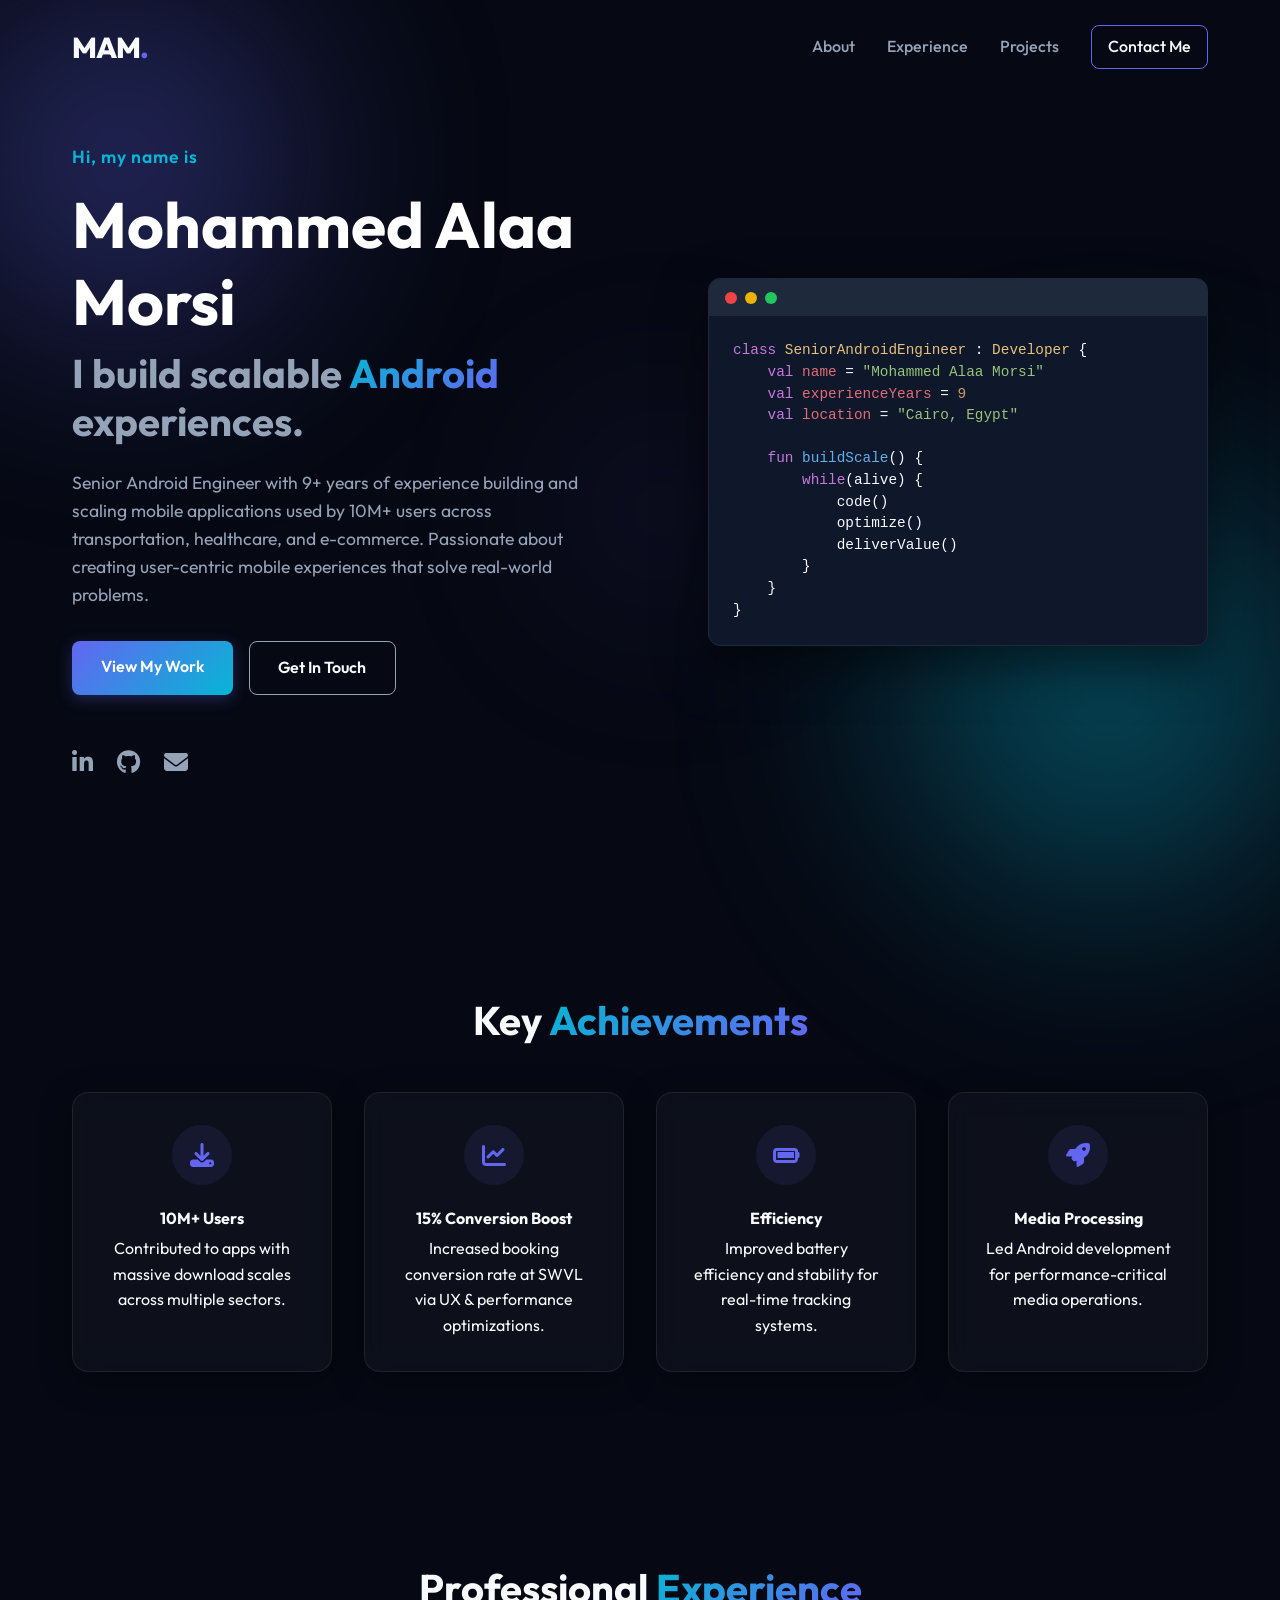
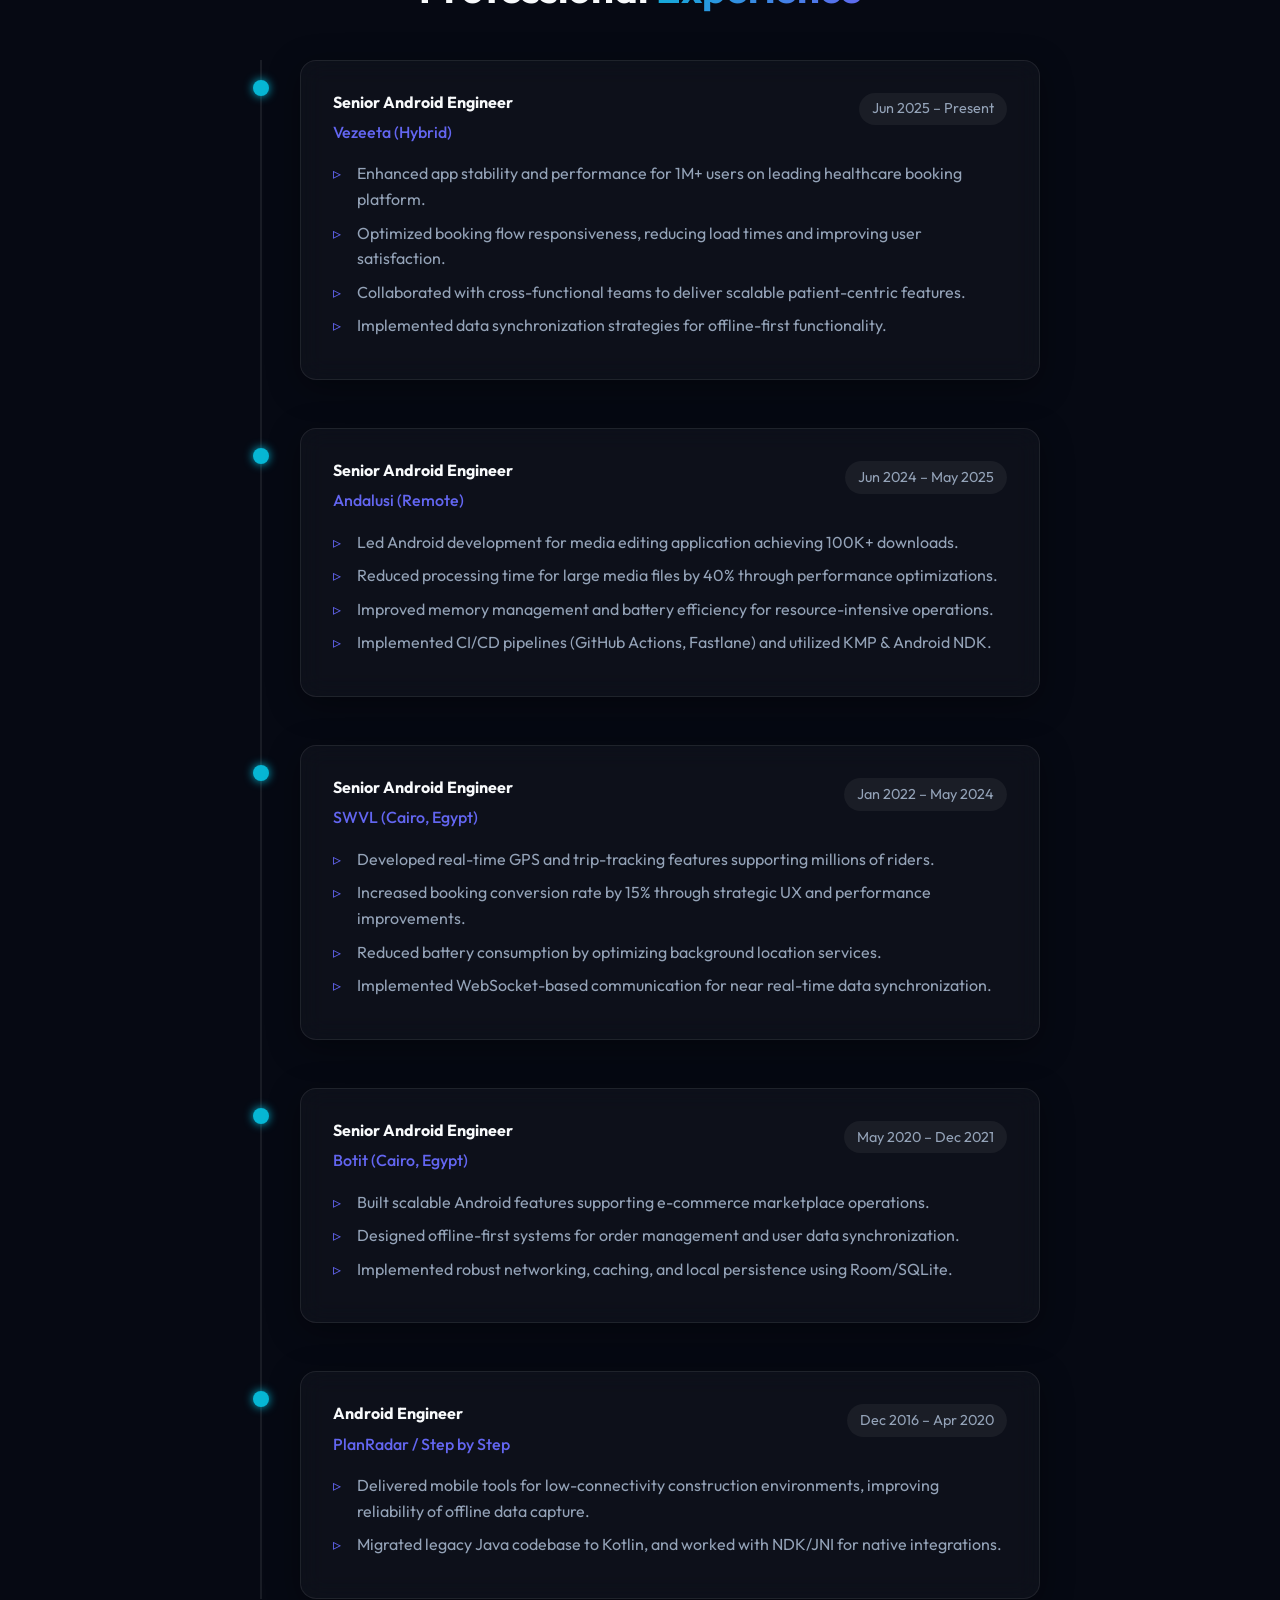
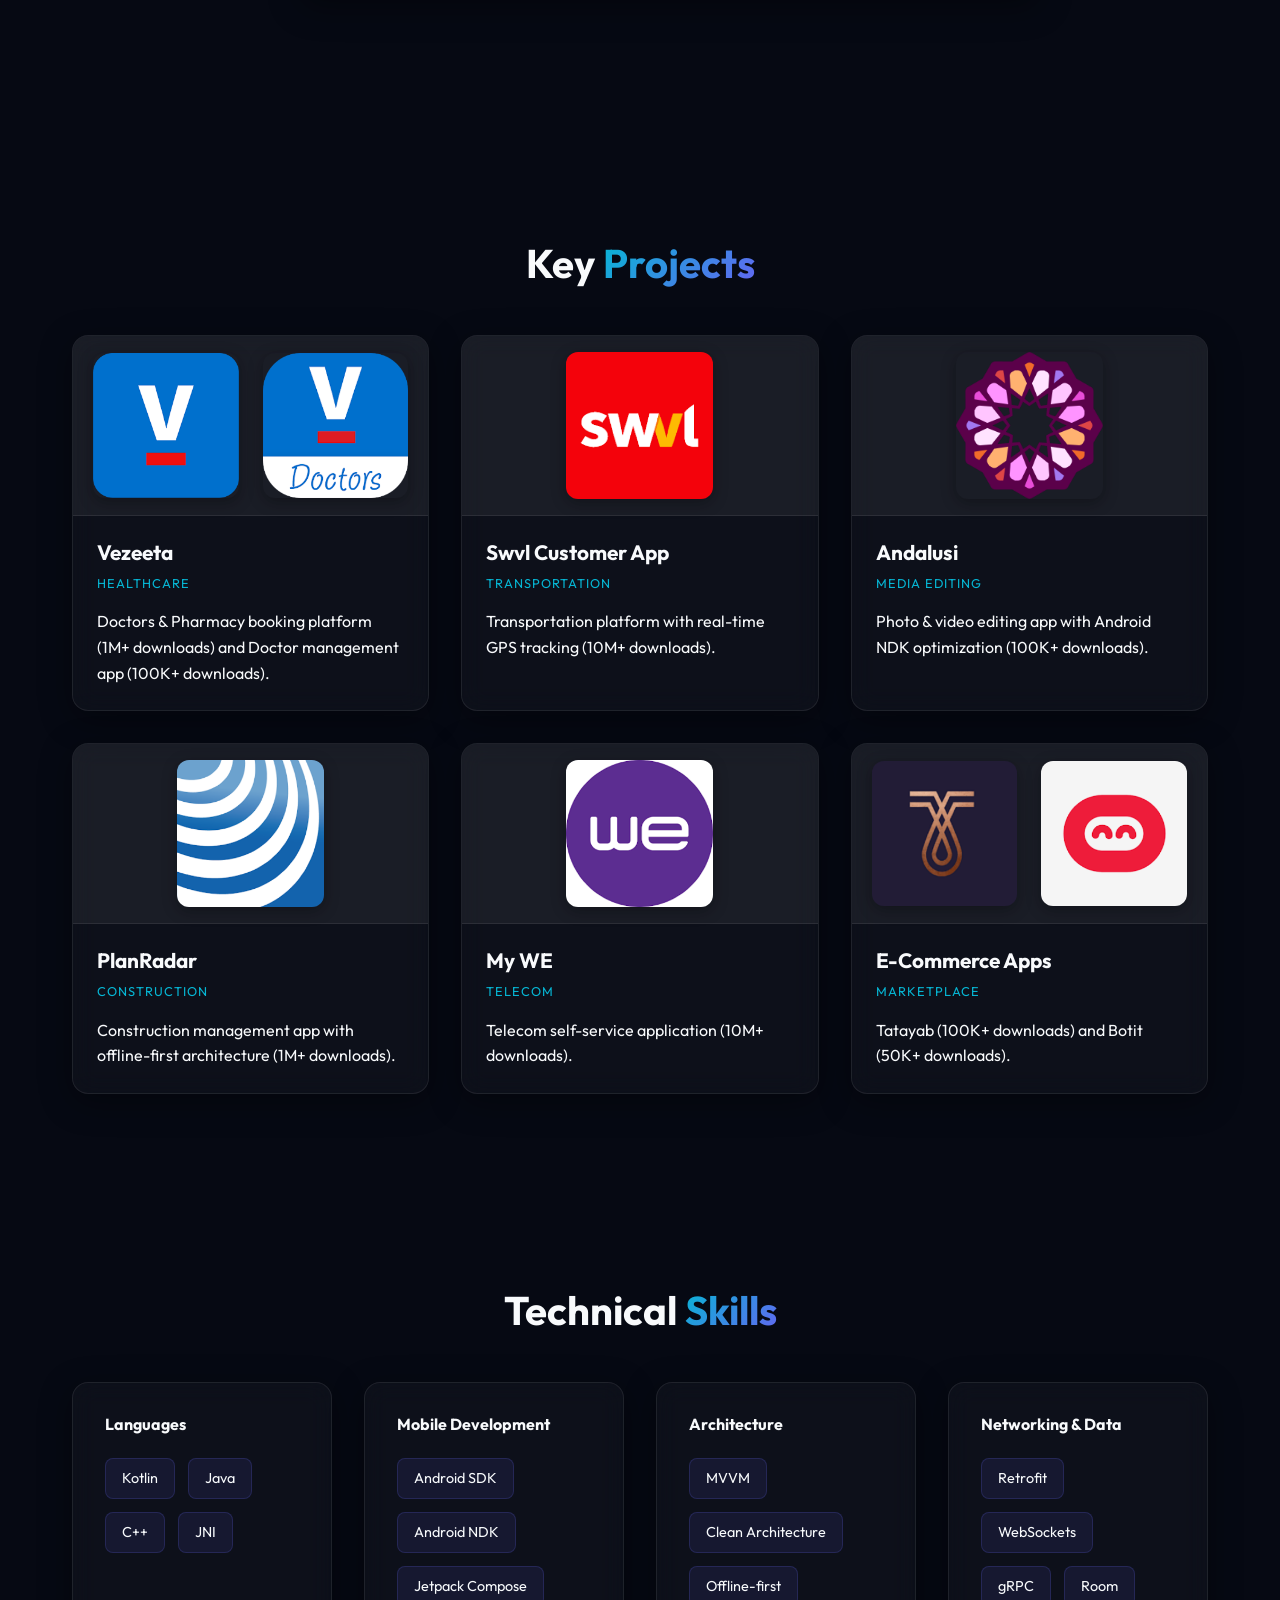
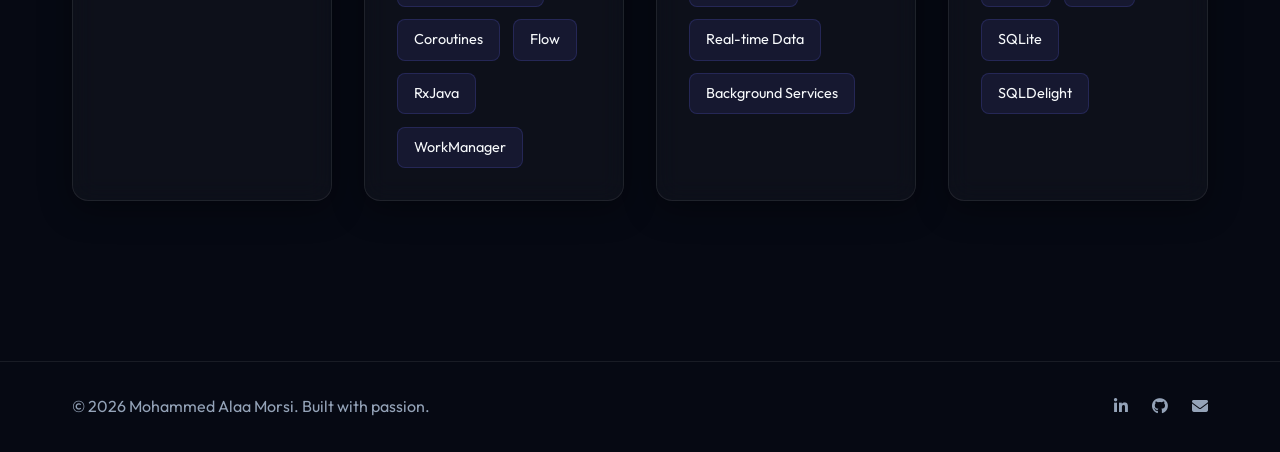
<file: index.html>
<!DOCTYPE html>
<html lang="en">
<head>
    <meta charset="UTF-8">
    <meta name="viewport" content="width=device-width, initial-scale=1.0">
    <title>Mohammed Alaa Morsi | Senior Android Engineer</title>
    <meta name="description" content="Senior Android Engineer with 9+ years of experience building and scaling mobile applications used by 10M+ users.">
    
    <link rel="preconnect" href="https://fonts.googleapis.com">
    <link rel="preconnect" href="https://fonts.gstatic.com" crossorigin>
    <link href="https://fonts.googleapis.com/css2?family=Outfit:wght@300;400;500;600;700;800&display=swap" rel="stylesheet">
    <link rel="stylesheet" href="https://cdnjs.cloudflare.com/ajax/libs/font-awesome/6.4.0/css/all.min.css">
    <link rel="stylesheet" href="styles.css">
</head>
<body>
    <!-- Background Elements -->
    <div class="bg-shape shape-1"></div>
    <div class="bg-shape shape-2"></div>
    <div class="bg-shape shape-3"></div>

    <nav class="navbar">
        <div class="nav-content">
            <a href="index.html" class="logo">MAM<span>.</span></a>
            <div class="nav-links">
                <a href="#about" class="nav-link">About</a>
                <a href="#experience" class="nav-link">Experience</a>
                <a href="#projects" class="nav-link">Projects</a>
                <a href="contact.html" class="nav-link nav-btn">Contact Me</a>
            </div>
            <button class="menu-toggle"><i class="fas fa-bars"></i></button>
        </div>
    </nav>

    <main>
        <!-- Hero Section -->
        <section class="hero reveal">
            <div class="hero-content">
                <p class="greeting">Hi, my name is</p>
                <h1 class="name">Mohammed Alaa Morsi</h1>
                <h2 class="role">I build scalable <span class="gradient-text">Android</span> experiences.</h2>
                <p class="summary">
                    Senior Android Engineer with 9+ years of experience building and scaling mobile applications used by 10M+ users across transportation, healthcare, and e-commerce. Passionate about creating user-centric mobile experiences that solve real-world problems.
                </p>
                <div class="cta-group">
                    <a href="#projects" class="btn btn-primary">View My Work</a>
                    <a href="contact.html" class="btn btn-secondary">Get In Touch</a>
                </div>
                
                <div class="social-links-hero">
                    <a href="https://linkedin.com/in/mohammedalaamorsi" target="_blank" aria-label="LinkedIn"><i class="fab fa-linkedin-in"></i></a>
                    <a href="https://github.com/mohammedalaamorsi" target="_blank" aria-label="GitHub"><i class="fab fa-github"></i></a>
                    <a href="mailto:mohammedalaa545@gmail.com" aria-label="Email"><i class="fas fa-envelope"></i></a>
                </div>
            </div>
            <div class="hero-visual">
                <div class="code-window">
                    <div class="window-header">
                        <span class="dot red"></span>
                        <span class="dot yellow"></span>
                        <span class="dot green"></span>
                    </div>
                    <div class="window-body">
                        <pre><code><span class="keyword">class</span> <span class="class-name">SeniorAndroidEngineer</span> : <span class="class-name">Developer</span> {
    <span class="keyword">val</span> <span class="variable">name</span> = <span class="string">"Mohammed Alaa Morsi"</span>
    <span class="keyword">val</span> <span class="variable">experienceYears</span> = <span class="number">9</span>
    <span class="keyword">val</span> <span class="variable">location</span> = <span class="string">"Cairo, Egypt"</span>
    
    <span class="keyword">fun</span> <span class="function">buildScale</span>() {
        <span class="keyword">while</span>(alive) {
            code()
            optimize()
            deliverValue()
        }
    }
}</code></pre>
                    </div>
                </div>
            </div>
        </section>

        <!-- Achievements Section -->
        <section id="about" class="achievements reveal">
            <h3 class="section-title">Key <span class="gradient-text">Achievements</span></h3>
            <div class="grid cards-grid">
                <div class="glass-card achievement-card">
                    <div class="icon-box"><i class="fas fa-download"></i></div>
                    <h4>10M+ Users</h4>
                    <p>Contributed to apps with massive download scales across multiple sectors.</p>
                </div>
                <div class="glass-card achievement-card">
                    <div class="icon-box"><i class="fas fa-chart-line"></i></div>
                    <h4>15% Conversion Boost</h4>
                    <p>Increased booking conversion rate at SWVL via UX & performance optimizations.</p>
                </div>
                <div class="glass-card achievement-card">
                    <div class="icon-box"><i class="fas fa-battery-full"></i></div>
                    <h4>Efficiency</h4>
                    <p>Improved battery efficiency and stability for real-time tracking systems.</p>
                </div>
                <div class="glass-card achievement-card">
                    <div class="icon-box"><i class="fas fa-rocket"></i></div>
                    <h4>Media Processing</h4>
                    <p>Led Android development for performance-critical media operations.</p>
                </div>
            </div>
        </section>

        <!-- Experience Section -->
        <section id="experience" class="experience reveal">
            <h3 class="section-title">Professional <span class="gradient-text">Experience</span></h3>
            
            <div class="timeline">
                
                <div class="timeline-item">
                    <div class="timeline-dot"></div>
                    <div class="timeline-content glass-card">
                        <div class="timeline-header">
                            <div>
                                <h4>Senior Android Engineer</h4>
                                <p class="company">Vezeeta (Hybrid)</p>
                            </div>
                            <span class="date">Jun 2025 – Present</span>
                        </div>
                        <ul class="task-list">
                            <li>Enhanced app stability and performance for 1M+ users on leading healthcare booking platform.</li>
                            <li>Optimized booking flow responsiveness, reducing load times and improving user satisfaction.</li>
                            <li>Collaborated with cross-functional teams to deliver scalable patient-centric features.</li>
                            <li>Implemented data synchronization strategies for offline-first functionality.</li>
                        </ul>
                    </div>
                </div>
                
                <div class="timeline-item">
                    <div class="timeline-dot"></div>
                    <div class="timeline-content glass-card">
                        <div class="timeline-header">
                            <div>
                                <h4>Senior Android Engineer</h4>
                                <p class="company">Andalusi (Remote)</p>
                            </div>
                            <span class="date">Jun 2024 – May 2025</span>
                        </div>
                        <ul class="task-list">
                            <li>Led Android development for media editing application achieving 100K+ downloads.</li>
                            <li>Reduced processing time for large media files by 40% through performance optimizations.</li>
                            <li>Improved memory management and battery efficiency for resource-intensive operations.</li>
                            <li>Implemented CI/CD pipelines (GitHub Actions, Fastlane) and utilized KMP & Android NDK.</li>
                        </ul>
                    </div>
                </div>

                <div class="timeline-item">
                    <div class="timeline-dot"></div>
                    <div class="timeline-content glass-card">
                        <div class="timeline-header">
                            <div>
                                <h4>Senior Android Engineer</h4>
                                <p class="company">SWVL (Cairo, Egypt)</p>
                            </div>
                            <span class="date">Jan 2022 – May 2024</span>
                        </div>
                        <ul class="task-list">
                            <li>Developed real-time GPS and trip-tracking features supporting millions of riders.</li>
                            <li>Increased booking conversion rate by 15% through strategic UX and performance improvements.</li>
                            <li>Reduced battery consumption by optimizing background location services.</li>
                            <li>Implemented WebSocket-based communication for near real-time data synchronization.</li>
                        </ul>
                    </div>
                </div>

                <div class="timeline-item">
                    <div class="timeline-dot"></div>
                    <div class="timeline-content glass-card">
                        <div class="timeline-header">
                            <div>
                                <h4>Senior Android Engineer</h4>
                                <p class="company">Botit (Cairo, Egypt)</p>
                            </div>
                            <span class="date">May 2020 – Dec 2021</span>
                        </div>
                        <ul class="task-list">
                            <li>Built scalable Android features supporting e-commerce marketplace operations.</li>
                            <li>Designed offline-first systems for order management and user data synchronization.</li>
                            <li>Implemented robust networking, caching, and local persistence using Room/SQLite.</li>
                        </ul>
                    </div>
                </div>
                
                <div class="timeline-item">
                    <div class="timeline-dot"></div>
                    <div class="timeline-content glass-card">
                        <div class="timeline-header">
                            <div>
                                <h4>Android Engineer</h4>
                                <p class="company">PlanRadar / Step by Step</p>
                            </div>
                            <span class="date">Dec 2016 – Apr 2020</span>
                        </div>
                        <ul class="task-list">
                            <li>Delivered mobile tools for low-connectivity construction environments, improving reliability of offline data capture.</li>
                            <li>Migrated legacy Java codebase to Kotlin, and worked with NDK/JNI for native integrations.</li>
                        </ul>
                    </div>
                </div>

            </div>
        </section>

        <!-- Projects Section -->
        <section id="projects" class="projects reveal">
            <h3 class="section-title">Key <span class="gradient-text">Projects</span></h3>
            <div class="projects-grid">
                <a href="https://play.google.com/store/search?q=Vezeeta&c=apps" target="_blank" class="project-card glass-card">
                    <div class="project-image-container">
                        <!-- User to save "vezeeta.png" and "vezeeta-doctors.png" in images folder -->
                        <img src="images/vezeeta.png" alt="Vezeeta" class="project-image multi-image" onerror="this.src='https://ui-avatars.com/api/?name=Vezeeta&background=025ab5&color=fff&size=150';">
                        <img src="images/vezeeta-doctors.png" alt="Vezeeta Doctors" class="project-image multi-image" onerror="this.src='https://ui-avatars.com/api/?name=Doctors&background=025ab5&color=fff&size=150';">
                    </div>
                    <div class="project-content">
                        <h4>Vezeeta</h4>
                        <p class="tag">Healthcare</p>
                        <p>Doctors & Pharmacy booking platform (1M+ downloads) and Doctor management app (100K+ downloads).</p>
                    </div>
                </a>
                <a href="https://play.google.com/store/search?q=Swvl&c=apps" target="_blank" class="project-card glass-card">
                    <div class="project-image-container">
                        <!-- User to save "swvl.png" -->
                        <img src="images/swvl.png" alt="Swvl Customer App" class="project-image" onerror="this.src='https://ui-avatars.com/api/?name=Swvl&background=e40003&color=fff&size=180';">
                    </div>
                    <div class="project-content">
                        <h4>Swvl Customer App</h4>
                        <p class="tag">Transportation</p>
                        <p>Transportation platform with real-time GPS tracking (10M+ downloads).</p>
                    </div>
                </a>
                <a href="https://play.google.com/store/search?q=Andalusi+Design&c=apps" target="_blank" class="project-card glass-card">
                    <div class="project-image-container">
                        <!-- User to save "andalusi.png" -->
                        <img src="images/andalusi.png" alt="Andalusi" class="project-image" onerror="this.src='https://ui-avatars.com/api/?name=Andalusi&background=2c0c4a&color=fff&size=180';">
                    </div>
                    <div class="project-content">
                        <h4>Andalusi</h4>
                        <p class="tag">Media Editing</p>
                        <p>Photo & video editing app with Android NDK optimization (100K+ downloads).</p>
                    </div>
                </a>
                <a href="https://play.google.com/store/search?q=PlanRadar&c=apps" target="_blank" class="project-card glass-card">
                    <div class="project-image-container">
                        <!-- User to save "planradar.png" -->
                        <img src="images/planradar.png" alt="PlanRadar" class="project-image" onerror="this.src='https://ui-avatars.com/api/?name=PlanRadar&background=2775b8&color=fff&size=180';">
                    </div>
                    <div class="project-content">
                        <h4>PlanRadar</h4>
                        <p class="tag">Construction</p>
                        <p>Construction management app with offline-first architecture (1M+ downloads).</p>
                    </div>
                </a>
                <a href="https://play.google.com/store/search?q=My+WE&c=apps" target="_blank" class="project-card glass-card">
                    <div class="project-image-container">
                        <!-- User to save "we.png" -->
                        <img src="images/we.png" alt="My WE" class="project-image" onerror="this.src='https://ui-avatars.com/api/?name=WE&background=42217c&color=fff&size=180';">
                    </div>
                    <div class="project-content">
                        <h4>My WE</h4>
                        <p class="tag">Telecom</p>
                        <p>Telecom self-service application (10M+ downloads).</p>
                    </div>
                </a>
                <a href="https://play.google.com/store/search?q=Tatayab+Botit&c=apps" target="_blank" class="project-card glass-card">
                    <div class="project-image-container">
                        <!-- User to save "tatayab.png" and "botit.png" -->
                        <img src="images/tatayab.png" alt="Tatayab" class="project-image multi-image" onerror="this.src='https://ui-avatars.com/api/?name=Tatayab&background=1e1b30&color=cc8f6b&size=150';">
                        <img src="images/botit.png" alt="Botit" class="project-image multi-image" onerror="this.src='https://ui-avatars.com/api/?name=Botit&background=e9213b&color=fff&size=150';">
                    </div>
                    <div class="project-content">
                        <h4>E-Commerce Apps</h4>
                        <p class="tag">Marketplace</p>
                        <p>Tatayab (100K+ downloads) and Botit (50K+ downloads).</p>
                    </div>
                </a>
            </div>
        </section>

        <!-- Skills Section -->
        <section id="skills" class="skills reveal">
            <h3 class="section-title">Technical <span class="gradient-text">Skills</span></h3>
            <div class="skills-container display-flex">
                <div class="skill-category glass-card">
                    <h4>Languages</h4>
                    <div class="tags">
                        <span>Kotlin</span><span>Java</span><span>C++</span><span>JNI</span>
                    </div>
                </div>
                <div class="skill-category glass-card">
                    <h4>Mobile Development</h4>
                    <div class="tags">
                        <span>Android SDK</span><span>Android NDK</span><span>Jetpack Compose</span><span>Coroutines</span><span>Flow</span><span>RxJava</span><span>WorkManager</span>
                    </div>
                </div>
                <div class="skill-category glass-card">
                    <h4>Architecture</h4>
                    <div class="tags">
                        <span>MVVM</span><span>Clean Architecture</span><span>Offline-first</span><span>Real-time Data</span><span>Background Services</span>
                    </div>
                </div>
                <div class="skill-category glass-card">
                    <h4>Networking & Data</h4>
                    <div class="tags">
                        <span>Retrofit</span><span>WebSockets</span><span>gRPC</span><span>Room</span><span>SQLite</span><span>SQLDelight</span>
                    </div>
                </div>
            </div>
        </section>
    </main>

    <footer>
        <div class="footer-content">
            <p>&copy; <span id="year"></span> Mohammed Alaa Morsi. Built with passion.</p>
            <div class="footer-links">
                <a href="https://linkedin.com/in/mohammedalaamorsi" target="_blank"><i class="fab fa-linkedin-in"></i></a>
                <a href="https://github.com/mohammedalaamorsi" target="_blank"><i class="fab fa-github"></i></a>
                <a href="mailto:mohammedalaa545@gmail.com"><i class="fas fa-envelope"></i></a>
            </div>
        </div>
    </footer>

    <script src="main.js"></script>
</body>
</html>
</file>
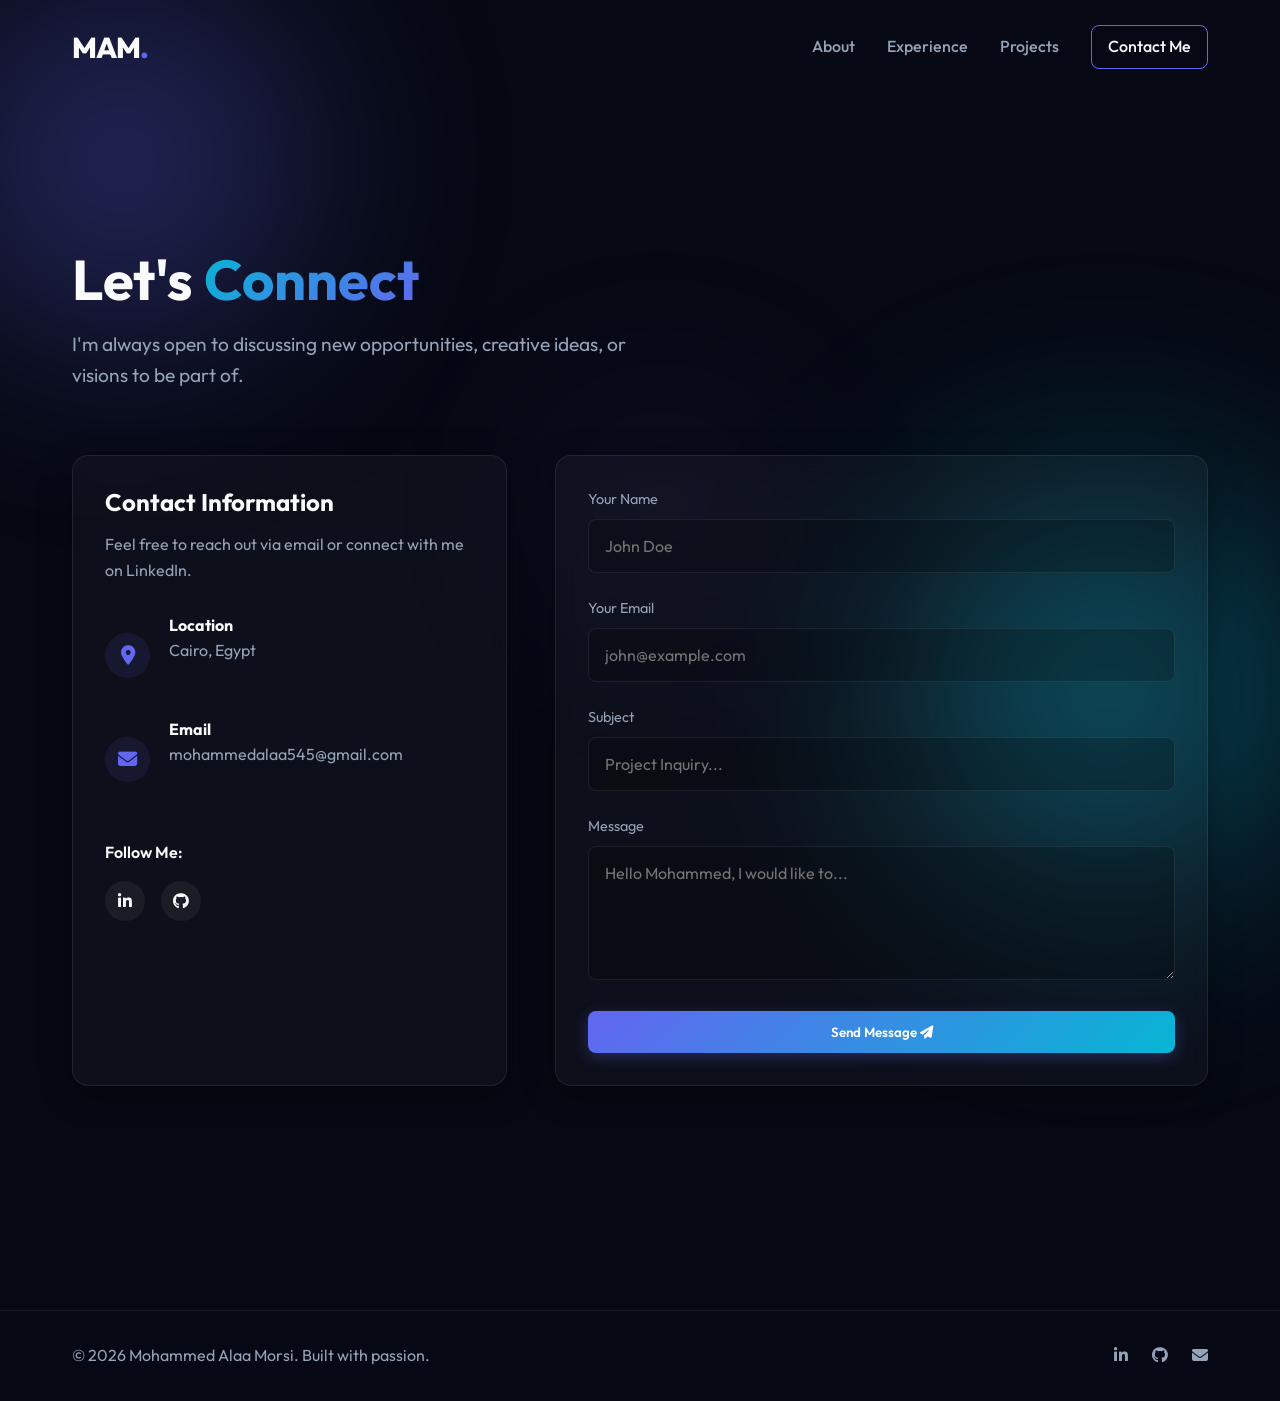
<file: contact.html>
<!DOCTYPE html>
<html lang="en">
<head>
    <meta charset="UTF-8">
    <meta name="viewport" content="width=device-width, initial-scale=1.0">
    <title>Contact | Mohammed Alaa Morsi</title>
    <meta name="description" content="Get in touch with Mohammed Alaa Morsi.">
    
    <link rel="preconnect" href="https://fonts.googleapis.com">
    <link rel="preconnect" href="https://fonts.gstatic.com" crossorigin>
    <link href="https://fonts.googleapis.com/css2?family=Outfit:wght@300;400;500;600;700;800&display=swap" rel="stylesheet">
    <link rel="stylesheet" href="https://cdnjs.cloudflare.com/ajax/libs/font-awesome/6.4.0/css/all.min.css">
    <link rel="stylesheet" href="styles.css">
</head>
<body>
    <!-- Background Elements -->
    <div class="bg-shape shape-1"></div>
    <div class="bg-shape shape-2"></div>
    <div class="bg-shape shape-3"></div>

    <nav class="navbar">
        <div class="nav-content">
            <a href="index.html" class="logo">MAM<span>.</span></a>
            <div class="nav-links">
                <a href="index.html#about" class="nav-link">About</a>
                <a href="index.html#experience" class="nav-link">Experience</a>
                <a href="index.html#projects" class="nav-link">Projects</a>
                <a href="contact.html" class="nav-link nav-btn active">Contact Me</a>
            </div>
            <button class="menu-toggle"><i class="fas fa-bars"></i></button>
        </div>
    </nav>

    <main class="contact-page">
        <section class="reveal">
            <h1 class="page-title">Let's <span class="gradient-text">Connect</span></h1>
            <p class="page-subtitle">I'm always open to discussing new opportunities, creative ideas, or visions to be part of.</p>
            
            <div class="contact-container">
                <div class="contact-info glass-card">
                    <h3>Contact Information</h3>
                    <p>Feel free to reach out via email or connect with me on LinkedIn.</p>
                    
                    <div class="info-items">
                        <div class="info-item">
                            <div class="icon-box-small"><i class="fas fa-map-marker-alt"></i></div>
                            <div>
                                <h5>Location</h5>
                                <p>Cairo, Egypt</p>
                            </div>
                        </div>
                        <div class="info-item">
                            <div class="icon-box-small"><i class="fas fa-envelope"></i></div>
                            <div>
                                <h5>Email</h5>
                                <p><a href="mailto:mohammedalaa545@gmail.com">mohammedalaa545@gmail.com</a></p>
                            </div>
                        </div>
                    </div>

                    <div class="social-links-contact">
                        <p>Follow Me:</p>
                        <div class="links">
                            <a href="https://linkedin.com/in/mohammedalaamorsi" target="_blank" aria-label="LinkedIn"><i class="fab fa-linkedin-in"></i></a>
                            <a href="https://github.com/mohammedalaamorsi" target="_blank" aria-label="GitHub"><i class="fab fa-github"></i></a>
                        </div>
                    </div>
                </div>

                <div class="contact-form-container glass-card">
                    <form id="contact-form" class="contact-form" onsubmit="event.preventDefault(); alert('In a real environment, this form would send a message! Please use my email or LinkedIn to reach out directly.');">
                        <div class="form-group">
                            <label for="name">Your Name</label>
                            <input type="text" id="name" name="name" required placeholder="John Doe">
                        </div>
                        <div class="form-group">
                            <label for="email">Your Email</label>
                            <input type="email" id="email" name="email" required placeholder="john@example.com">
                        </div>
                        <div class="form-group">
                            <label for="subject">Subject</label>
                            <input type="text" id="subject" name="subject" required placeholder="Project Inquiry...">
                        </div>
                        <div class="form-group">
                            <label for="message">Message</label>
                            <textarea id="message" name="message" rows="5" required placeholder="Hello Mohammed, I would like to..."></textarea>
                        </div>
                        <button type="submit" class="btn btn-primary w-100">Send Message <i class="fas fa-paper-plane"></i></button>
                    </form>
                </div>
            </div>
        </section>
    </main>

    <footer>
        <div class="footer-content">
            <p>&copy; <span id="year"></span> Mohammed Alaa Morsi. Built with passion.</p>
            <div class="footer-links">
                <a href="https://linkedin.com/in/mohammedalaamorsi" target="_blank"><i class="fab fa-linkedin-in"></i></a>
                <a href="https://github.com/mohammedalaamorsi" target="_blank"><i class="fab fa-github"></i></a>
                <a href="mailto:mohammedalaa545@gmail.com"><i class="fas fa-envelope"></i></a>
            </div>
        </div>
    </footer>

    <script src="main.js"></script>
</body>
</html>
</file>
<file: styles.css>
/* ===============================
   CSS VARIABLES & THEME SETUP
=============================== */
:root {
    --bg-main: #060913;
    --bg-secondary: #0c1122;
    --text-primary: #f8fafc;
    --text-secondary: #94a3b8;
    
    --accent-glow: rgba(99, 102, 241, 0.5);
    --primary-color: #6366f1;
    --primary-color-hover: #4f46e5;
    --secondary-color: #06b6d4;
    
    --glass-bg: rgba(255, 255, 255, 0.03);
    --glass-border: rgba(255, 255, 255, 0.08);
    --glass-shadow: 0 8px 32px 0 rgba(0, 0, 0, 0.37);
    
    --transition: all 0.3s cubic-bezier(0.25, 0.8, 0.25, 1);
}

/* ===============================
   GLOBAL STYLES
=============================== */
* {
    margin: 0;
    padding: 0;
    box-sizing: border-box;
}

html {
    scroll-behavior: smooth;
    font-size: 16px;
}

body {
    font-family: 'Outfit', sans-serif;
    background-color: var(--bg-main);
    color: var(--text-primary);
    line-height: 1.6;
    overflow-x: hidden;
    position: relative;
}

a {
    text-decoration: none;
    color: inherit;
    transition: var(--transition);
}

img {
    max-width: 100%;
    display: block;
}

/* ===============================
   BACKGROUND EFFECTS
=============================== */
.bg-shape {
    position: fixed;
    border-radius: 50%;
    filter: blur(100px);
    z-index: -1;
    opacity: 0.5;
    animation: float 10s infinite ease-in-out alternate;
}

.shape-1 {
    top: -10%;
    left: -10%;
    width: 500px;
    height: 500px;
    background: radial-gradient(circle, var(--primary-color) 0%, transparent 70%);
}

.shape-2 {
    bottom: -10%;
    right: -10%;
    width: 600px;
    height: 600px;
    background: radial-gradient(circle, var(--secondary-color) 0%, transparent 70%);
    animation-delay: -5s;
}

.shape-3 {
    top: 40%;
    left: 40%;
    width: 300px;
    height: 300px;
    background: radial-gradient(circle, rgba(139, 92, 246, 0.3) 0%, transparent 70%);
    animation-duration: 15s;
}

@keyframes float {
    0% { transform: translateY(0px) scale(1); }
    100% { transform: translateY(30px) scale(1.1); }
}

/* ===============================
   TYPOGRAPHY
=============================== */
h1, h2, h3, h4, h5 {
    font-weight: 700;
    line-height: 1.2;
    margin-bottom: 0.5rem;
}

.gradient-text {
    background: linear-gradient(135deg, var(--secondary-color) 0%, var(--primary-color) 100%);
    -webkit-background-clip: text;
    -webkit-text-fill-color: transparent;
    background-clip: text;
}

.section-title {
    font-size: 2.5rem;
    margin-bottom: 3rem;
    text-align: center;
}

/* ===============================
   COMPONENTS
=============================== */
.glass-card {
    background: var(--glass-bg);
    backdrop-filter: blur(12px);
    -webkit-backdrop-filter: blur(12px);
    border: 1px solid var(--glass-border);
    border-radius: 1rem;
    padding: 2rem;
    box-shadow: var(--glass-shadow);
    transition: var(--transition);
}

.glass-card:hover {
    transform: translateY(-5px);
    border-color: rgba(255, 255, 255, 0.15);
    box-shadow: 0 10px 40px rgba(99, 102, 241, 0.2);
}

.btn {
    display: inline-block;
    padding: 0.8rem 1.8rem;
    border-radius: 0.5rem;
    font-weight: 600;
    cursor: pointer;
    font-family: 'Outfit', sans-serif;
    border: none;
    outline: none;
    transition: var(--transition);
}

.btn-primary {
    background: linear-gradient(135deg, var(--primary-color) 0%, var(--secondary-color) 100%);
    color: white;
    box-shadow: 0 4px 15px rgba(99, 102, 241, 0.3);
}

.btn-primary:hover {
    box-shadow: 0 6px 20px rgba(99, 102, 241, 0.5);
    transform: translateY(-2px);
}

.btn-secondary {
    background: transparent;
    color: var(--text-primary);
    border: 1px solid var(--text-secondary);
}

.btn-secondary:hover {
    border-color: var(--text-primary);
    background: rgba(255, 255, 255, 0.05);
}

/* ===============================
   NAVIGATION
=============================== */
.navbar {
    position: fixed;
    top: 0;
    width: 100%;
    z-index: 100;
    transition: var(--transition);
    padding: 1.5rem 0;
}

.navbar.scrolled {
    background: rgba(6, 9, 19, 0.85);
    backdrop-filter: blur(10px);
    -webkit-backdrop-filter: blur(10px);
    padding: 1rem 0;
    border-bottom: 1px solid var(--glass-border);
}

.nav-content {
    max-width: 1200px;
    margin: 0 auto;
    padding: 0 2rem;
    display: flex;
    justify-content: space-between;
    align-items: center;
}

.logo {
    font-size: 1.8rem;
    font-weight: 800;
    letter-spacing: -1px;
}

.logo span {
    color: var(--primary-color);
}

.nav-links {
    display: flex;
    align-items: center;
    gap: 2rem;
}

.nav-link {
    font-weight: 500;
    color: var(--text-secondary);
    position: relative;
}

.nav-link:hover, .nav-link.active {
    color: var(--text-primary);
}

.nav-link::after {
    content: '';
    position: absolute;
    width: 0;
    height: 2px;
    bottom: -4px;
    left: 0;
    background-color: var(--primary-color);
    transition: width 0.3s ease;
}

.nav-link:hover::after, .nav-link.active::after {
    width: 100%;
}

.nav-link.nav-btn {
    padding: 0.5rem 1rem;
    border: 1px solid var(--primary-color);
    border-radius: 0.5rem;
    color: var(--text-primary);
}

.nav-link.nav-btn::after {
    display: none;
}

.nav-link.nav-btn:hover {
    background: var(--primary-color);
}

.menu-toggle {
    display: none;
    background: none;
    border: none;
    color: var(--text-primary);
    font-size: 1.5rem;
    cursor: pointer;
}

/* ===============================
   LAYOUT CONSTRAINTS
=============================== */
main {
    max-width: 1200px;
    margin: 0 auto;
    padding: 0 2rem;
}

section {
    padding: 6rem 0;
}

/* ===============================
   HERO SECTION
=============================== */
.hero {
    min-height: 100vh;
    display: flex;
    align-items: center;
    justify-content: space-between;
    gap: 4rem;
    padding-top: 120px;
}

.hero-content {
    flex: 1;
}

.greeting {
    color: var(--secondary-color);
    font-weight: 600;
    font-size: 1.1rem;
    margin-bottom: 1rem;
    letter-spacing: 1px;
}

.name {
    font-size: 4rem;
    margin-bottom: 0.5rem;
    color: #fff;
}

.role {
    font-size: 2.5rem;
    color: var(--text-secondary);
    margin-bottom: 1.5rem;
}

.summary {
    color: var(--text-secondary);
    font-size: 1.1rem;
    max-width: 600px;
    margin-bottom: 2rem;
}

.cta-group {
    display: flex;
    gap: 1rem;
    margin-bottom: 3rem;
}

.social-links-hero {
    display: flex;
    gap: 1.5rem;
}

.social-links-hero a {
    color: var(--text-secondary);
    font-size: 1.5rem;
    transition: var(--transition);
}

.social-links-hero a:hover {
    color: var(--primary-color);
    transform: translateY(-3px);
}

.hero-visual {
    flex: 1;
    display: flex;
    justify-content: flex-end;
}

/* IDE / CODE WINDOW CSS */
.code-window {
    background: #0f172a;
    border-radius: 12px;
    border: 1px solid #1e293b;
    box-shadow: 0 20px 50px rgba(0,0,0,0.5);
    width: 100%;
    max-width: 500px;
    overflow: hidden;
}

.window-header {
    background: #1e293b;
    padding: 0.8rem 1rem;
    display: flex;
    gap: 0.5rem;
}

.dot {
    width: 12px;
    height: 12px;
    border-radius: 50%;
}

.dot.red { background: #ef4444; }
.dot.yellow { background: #eab308; }
.dot.green { background: #22c55e; }

.window-body {
    padding: 1.5rem;
    font-family: 'Fira Code', monospace, monospace;
    font-size: 0.9rem;
    line-height: 1.5;
    overflow-x: auto;
}

.window-body pre {
    margin: 0;
}

.keyword { color: #c678dd; }
.class-name { color: #e5c07b; }
.string { color: #98c379; }
.variable { color: #e06c75; }
.number { color: #d19a66; }
.function { color: #61afef; }

/* ===============================
   ACHIEVEMENTS
=============================== */
.cards-grid {
    display: grid;
    grid-template-columns: repeat(auto-fit, minmax(250px, 1fr));
    gap: 2rem;
}

.achievement-card {
    text-align: center;
}

.icon-box {
    width: 60px;
    height: 60px;
    border-radius: 50%;
    background: rgba(99, 102, 241, 0.1);
    color: var(--primary-color);
    display: flex;
    align-items: center;
    justify-content: center;
    font-size: 1.5rem;
    margin: 0 auto 1.5rem auto;
}

/* ===============================
   EXPERIENCE / TIMELINE
=============================== */
.timeline {
    position: relative;
    max-width: 800px;
    margin: 0 auto;
}

.timeline::before {
    content: '';
    position: absolute;
    width: 2px;
    background: var(--glass-border);
    top: 0;
    bottom: 0;
    left: 20px;
}

.timeline-item {
    position: relative;
    margin-bottom: 3rem;
    padding-left: 60px;
}

.timeline-dot {
    position: absolute;
    width: 16px;
    height: 16px;
    border-radius: 50%;
    background: var(--secondary-color);
    left: 13px;
    top: 20px;
    box-shadow: 0 0 10px var(--secondary-color);
}

.timeline-header {
    display: flex;
    justify-content: space-between;
    align-items: flex-start;
    margin-bottom: 1rem;
    flex-wrap: wrap;
    gap: 1rem;
}

.company {
    color: var(--primary-color);
    font-weight: 500;
}

.date {
    background: rgba(255, 255, 255, 0.05);
    padding: 0.3rem 0.8rem;
    border-radius: 2rem;
    font-size: 0.9rem;
    color: var(--text-secondary);
}

.task-list {
    list-style: none;
    color: var(--text-secondary);
}

.task-list li {
    position: relative;
    padding-left: 1.5rem;
    margin-bottom: 0.5rem;
}

.task-list li::before {
    content: '▹';
    position: absolute;
    left: 0;
    color: var(--primary-color);
}

/* ===============================
   PROJECTS
=============================== */
.projects-grid {
    display: grid;
    grid-template-columns: repeat(auto-fit, minmax(300px, 1fr));
    gap: 2rem;
}

.project-card {
    display: flex;
    flex-direction: column;
    justify-content: flex-start;
    overflow: hidden;
    padding: 0;
}

.project-image-container {
    width: 100%;
    height: 180px;
    background: rgba(255, 255, 255, 0.05);
    display: flex;
    align-items: center;
    justify-content: center;
    gap: 1.5rem;
    padding: 1rem;
    border-bottom: 1px solid var(--glass-border);
}

.project-image {
    max-width: 100%;
    max-height: 100%;
    object-fit: contain;
    border-radius: 12px;
    box-shadow: 0 4px 15px rgba(0,0,0,0.3);
}

.multi-image {
    max-width: 45%; /* For side-by-side images */
}

.project-content {
    padding: 1.5rem;
}

.project-card h4 {
    font-size: 1.3rem;
    color: var(--text-primary);
}

.tag {
    font-size: 0.8rem;
    color: var(--secondary-color);
    text-transform: uppercase;
    letter-spacing: 1px;
    margin-bottom: 1rem;
}

/* ===============================
   SKILLS
=============================== */
.skills-container {
    display: grid;
    grid-template-columns: repeat(auto-fit, minmax(250px, 1fr));
    gap: 2rem;
}

.skill-category h4 {
    margin-bottom: 1.5rem;
    color: var(--text-primary);
}

.tags {
    display: flex;
    flex-wrap: wrap;
    gap: 0.8rem;
}

.tags span {
    background: rgba(99, 102, 241, 0.1);
    color: var(--text-primary);
    padding: 0.5rem 1rem;
    border-radius: 0.5rem;
    font-size: 0.9rem;
    border: 1px solid rgba(99, 102, 241, 0.2);
}

/* ===============================
   CONTACT PAGE
=============================== */
.contact-page {
    padding-top: 150px;
    min-height: calc(100vh - 80px); /* Minus footer */
}

.page-title {
    font-size: 3.5rem;
    margin-bottom: 1rem;
}

.page-subtitle {
    color: var(--text-secondary);
    font-size: 1.2rem;
    max-width: 600px;
    margin-bottom: 4rem;
}

.contact-container {
    display: grid;
    grid-template-columns: 1fr 1.5fr;
    gap: 3rem;
    margin-bottom: 4rem;
}

.contact-info h3 {
    font-size: 1.5rem;
    margin-bottom: 1rem;
}

.contact-info p {
    color: var(--text-secondary);
    margin-bottom: 2rem;
}

.info-items {
    display: flex;
    flex-direction: column;
    gap: 1.5rem;
    margin-bottom: 2.5rem;
}

.info-item {
    display: flex;
    align-items: center;
    gap: 1.2rem;
}

.icon-box-small {
    width: 45px;
    height: 45px;
    border-radius: 50%;
    background: rgba(99, 102, 241, 0.1);
    color: var(--primary-color);
    display: flex;
    align-items: center;
    justify-content: center;
    font-size: 1.2rem;
}

.info-item h5 {
    margin-bottom: 0.2rem;
    font-size: 1rem;
}

.info-item a {
    color: var(--text-secondary);
}

.info-item a:hover {
    color: var(--primary-color);
}

.social-links-contact p {
    font-weight: 600;
    color: var(--text-primary);
    margin-bottom: 1rem;
}

.social-links-contact .links {
    display: flex;
    gap: 1rem;
}

.social-links-contact a {
    width: 40px;
    height: 40px;
    border-radius: 50%;
    background: rgba(255, 255, 255, 0.05);
    display: flex;
    align-items: center;
    justify-content: center;
    color: var(--text-primary);
    transition: var(--transition);
}

.social-links-contact a:hover {
    background: var(--primary-color);
    transform: translateY(-3px);
}

/* Contact Form */
.form-group {
    margin-bottom: 1.5rem;
}

.form-group label {
    display: block;
    margin-bottom: 0.5rem;
    font-size: 0.9rem;
    color: var(--text-secondary);
}

.form-group input,
.form-group textarea {
    width: 100%;
    padding: 1rem;
    background: rgba(0, 0, 0, 0.2);
    border: 1px solid var(--glass-border);
    border-radius: 0.5rem;
    color: var(--text-primary);
    font-family: inherit;
    font-size: 1rem;
    transition: var(--transition);
}

.form-group input:focus,
.form-group textarea:focus {
    outline: none;
    border-color: var(--primary-color);
    background: rgba(0, 0, 0, 0.4);
}

.w-100 {
    width: 100%;
}

/* ===============================
   FOOTER
=============================== */
footer {
    border-top: 1px solid var(--glass-border);
    padding: 2rem 0;
    margin-top: 4rem;
}

.footer-content {
    max-width: 1200px;
    margin: 0 auto;
    padding: 0 2rem;
    display: flex;
    justify-content: space-between;
    align-items: center;
    color: var(--text-secondary);
}

.footer-links {
    display: flex;
    gap: 1.5rem;
}

.footer-links a:hover {
    color: var(--primary-color);
}

/* ===============================
   ANIMATIONS & UTILS
=============================== */
.reveal {
    opacity: 0;
    transform: translateY(30px);
    transition: all 0.8s cubic-bezier(0.5, 0, 0, 1);
}

.reveal.active {
    opacity: 1;
    transform: translateY(0);
}

/* ===============================
   RESPONSIVE QUERIES
=============================== */
@media (max-width: 992px) {
    .hero {
        flex-direction: column;
        text-align: center;
        padding-top: 150px;
    }
    
    .social-links-hero {
        justify-content: center;
    }
    
    .cta-group {
        justify-content: center;
    }

    .summary {
        margin: 0 auto 2rem auto;
    }

    .contact-container {
        grid-template-columns: 1fr;
    }
}

@media (max-width: 768px) {
    html {
        font-size: 14px;
    }

    .menu-toggle {
        display: block;
    }

    .nav-links {
        position: absolute;
        top: 100%;
        left: 0;
        width: 100%;
        background: var(--bg-main);
        flex-direction: column;
        padding: 2rem 0;
        gap: 1.5rem;
        transform: translateY(-150%);
        transition: transform 0.3s ease;
        border-bottom: 1px solid var(--glass-border);
        z-index: 99;
    }

    .nav-links.active {
        transform: translateY(0);
    }

    .timeline::before {
        left: 15px;
    }

    .timeline-item {
        padding-left: 45px;
    }

    .timeline-dot {
        left: 8px;
    }
    
    .footer-content {
        flex-direction: column;
        gap: 1rem;
        text-align: center;
    }
}
</file>
